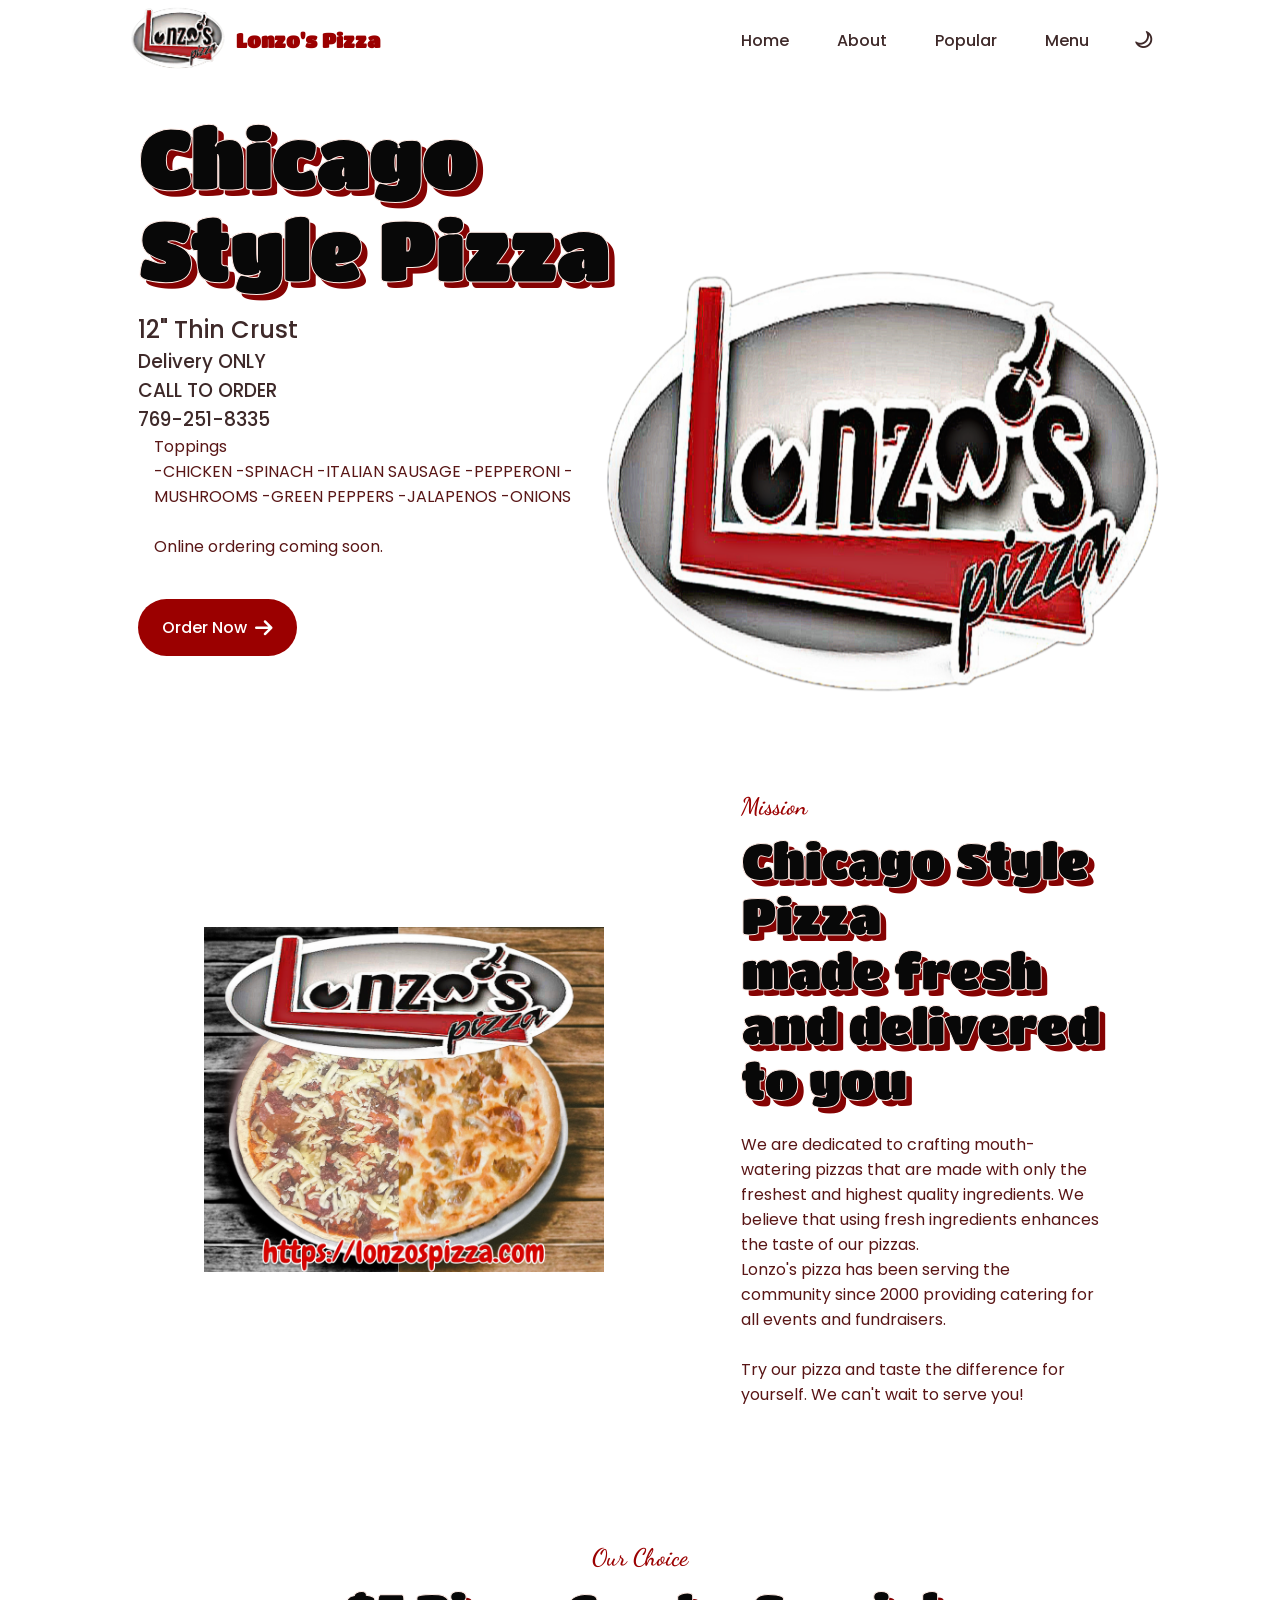
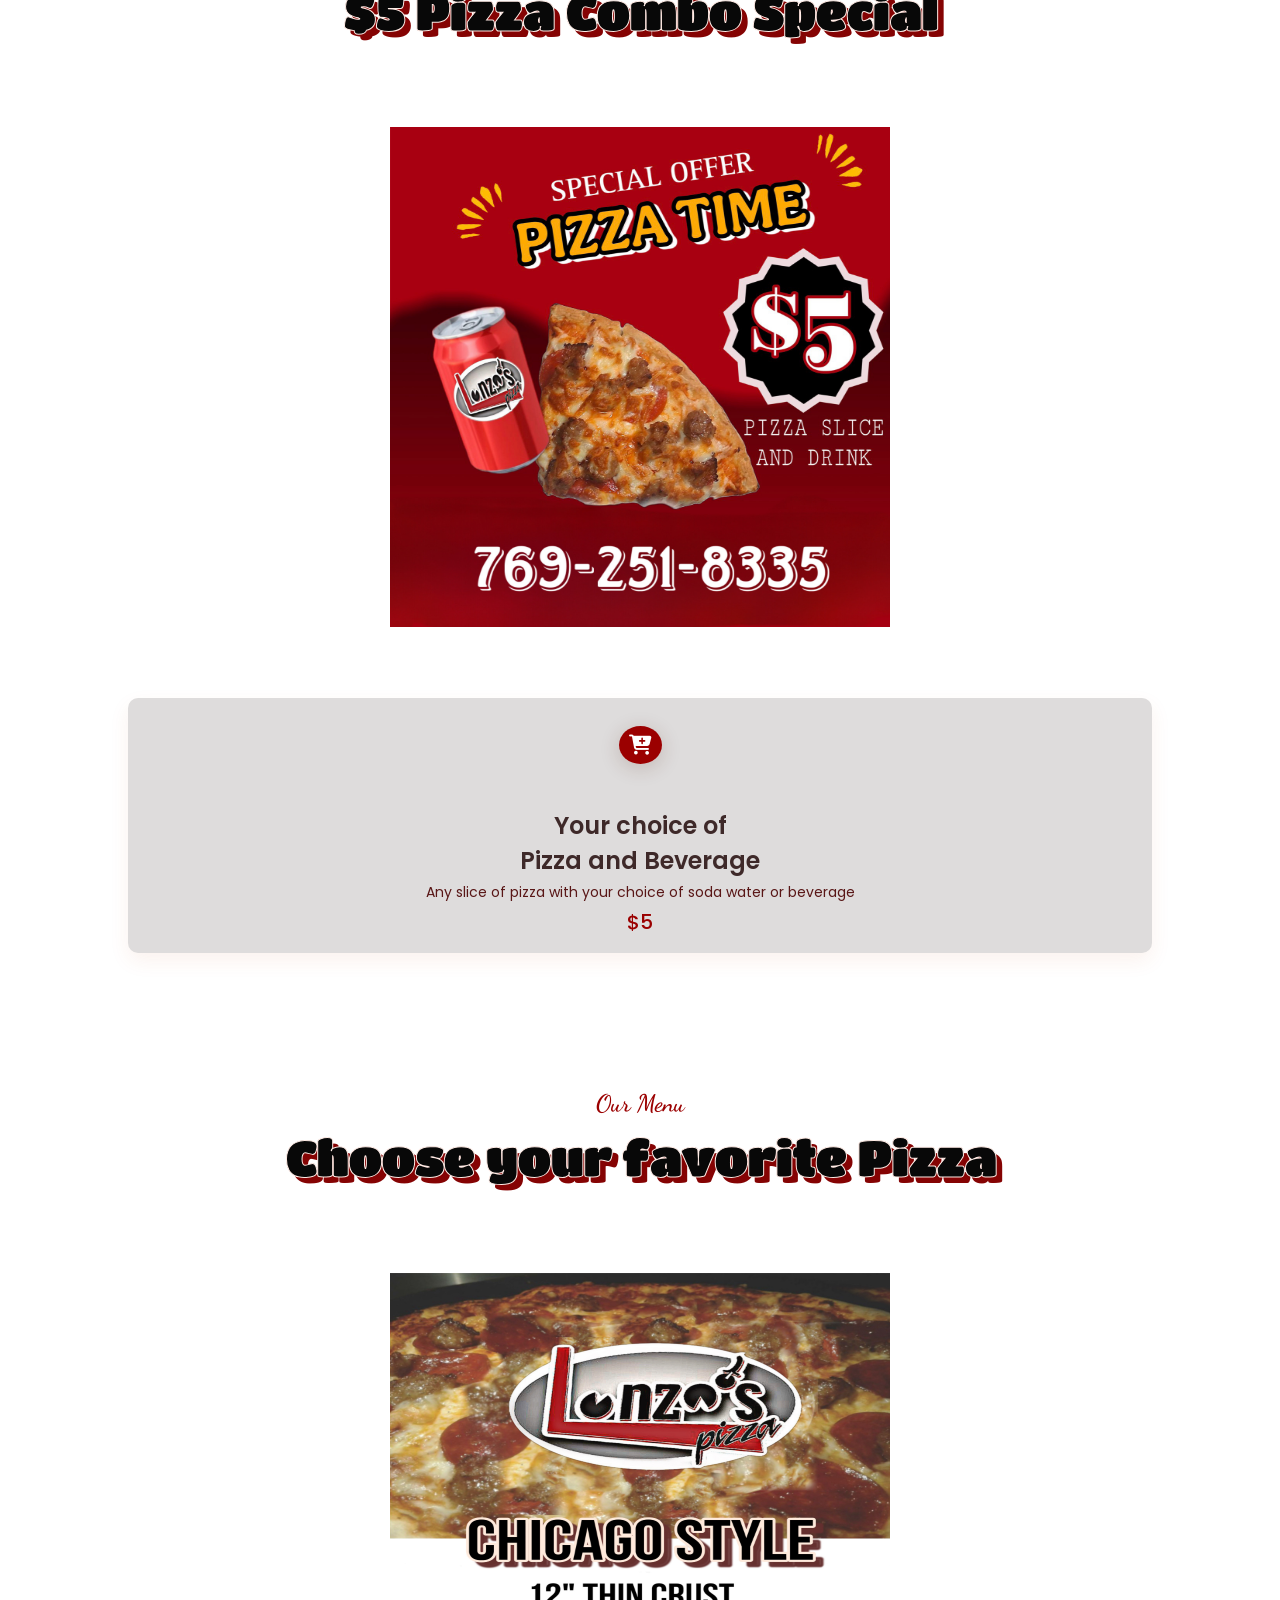
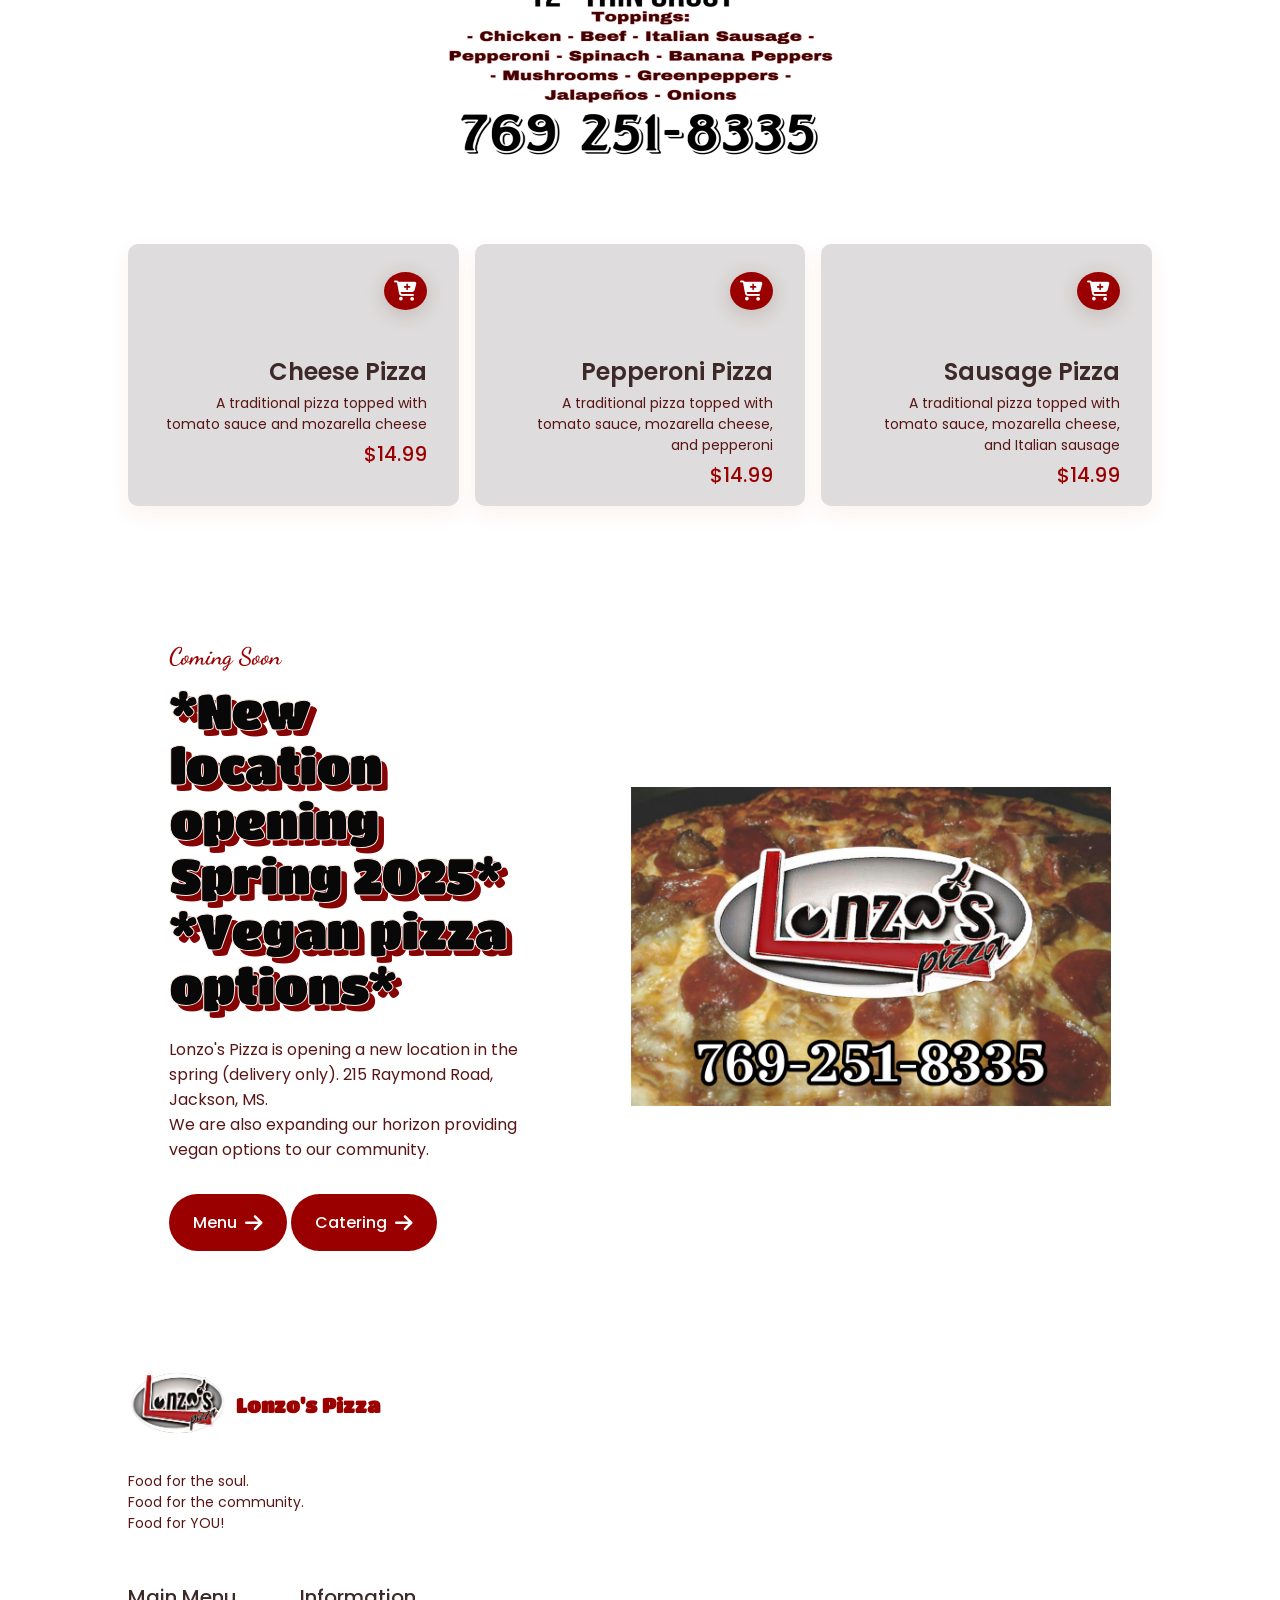
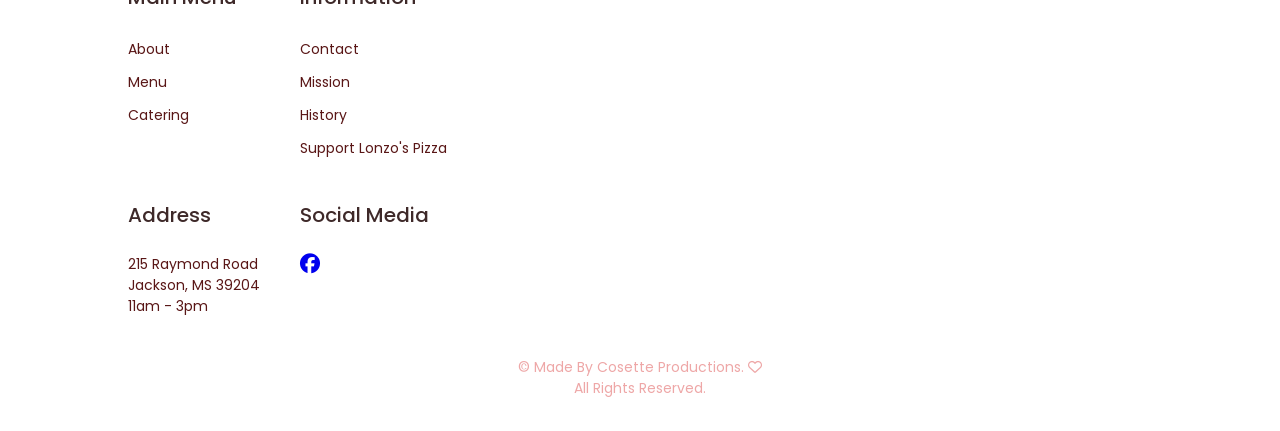
<file: index.html>
<!DOCTYPE html>
<html lang="en">
          <head>
            <meta name="viewport" content="width=device-width">
            <meta charset="utf-8">
            <title>Lonzos Pizza</title>
            <link rel="shortcut icon" type="image/x-icon" href="/img/Logo.PNG">
            <meta property="og:url" content="https://lonzospizza.com"/>
            <meta property="og:type" content="website"/>
            <meta property="og:title" content="Lonzos Pizza"/>
            <meta name="theme-color" content="#1a1a1a">
            <meta name="description" content="Chicago Style Pizza: Delivery Only (12inch Thin Crust)">
            <meta name="keywords" content="pizza, pizza hut, pizza near me, pizza Jackson MS, pizza delivery, Lonzos pizza">
            <meta name="author" content="Jabrieka Thornton">

            
            <!----------Font Awesome---------->
            <link rel="stylesheet" href="https://cdnjs.cloudflare.com/ajax/libs/font-awesome/6.7.1/css/all.min.css">
            <link rel="stylesheet" href="/style.css">

</head>
<body>
    <header class="header" id="header">
        <nav class="nav container">
            <a href="#" class="nav_logo">
                <img src="/img/Logo.PNG" alt="Logo">
                Lonzo's Pizza
            </a>

            <div class="nav_menu" id="nav-menu">
                <ul class="nav_list">
                    <li class="nav_item">
                        <a href="#home" class="nav_link">Home</a>
                    </li>
                    <li class="nav_item">
                        <a href="#about" class="nav_link">About</a>
                    </li>
                    <li class="nav_item">
                        <a href="#popular" class="nav_link">Popular</a>
                    </li>
                    <li class="nav_item">
                        <a href="#featured" class="nav_link">Menu</a>
                    </li>
                </ul>

                <div class="nav_close" id="nav-close">
                    <i class="fa-solid fa-xmark"></i>
                </div>

                <img src="/img/PizzaCutout.PNG" alt="nav-img" class="nav_img-1">
            </div>

            <div class="nav-buttons">
                <i class="fa-regular fa-moon change-theme" id="theme-button"></i>

                <div class="nav_toggle" id="nav-toggle">
                    <i class="fa-solid fa-bars"></i>
                </div>
            </div>
        </nav>

    </header>

    <main class="main">
        <!-----------------------Home------------------------------------>
        <section class="home section" id="home">
            <div class="home_container container grid">
                <img src="img/Logo.PNG" alt="home-image" class="home_img">
                <div class="home_data">
                    <h1 class="home_title">Chicago Style Pizza</h1>
                    <h2 class="home_sub">12" Thin Crust</h2>
                    <h3>Delivery ONLY <br>CALL TO ORDER <br> 769-251-8335</h3>
                    <p class="home_description">
                        Toppings <br> -CHICKEN -SPINACH 
                        -ITALIAN SAUSAGE -PEPPERONI -MUSHROOMS
                        -GREEN PEPPERS -JALAPENOS -ONIONS
                        <br><br> Online ordering coming soon.
                    </p>
                    <a href="#featured" class="button">
                        Order Now <i class="fa-solid fa-arrow-right"></i>
                    </a>
                </div>
            </div>
        </section>
        <!-----------------------About------------------------------------>
        <section class="about section" id="about">
            <div class="about_container container grid">
                <div class="about_data">
                    <span class="section-subtitle">Mission</span>
                    <h2 class="section-title">Chicago Style Pizza <br> 
                        made fresh and delivered to you
                    </h2>
                    <p class="about_description">We are dedicated to crafting 
                        mouth-watering pizzas that are made with only the 
                        freshest and highest quality ingredients. We believe 
                        that using fresh ingredients enhances the taste of our pizzas. <br>
                        Lonzo's pizza has been serving the community since 2000 providing 
                        catering for all events and fundraisers.
                        <br><br>
                        Try our pizza and taste the difference for yourself. We can't wait to serve you!
                    </p>
                </div>
                <img src="img/FullPizza.jpg" alt="about-image" class="about_img">
            </div>
        </section>
        <!-----------------------Popular------------------------------------>
        <section class="popular-item section" id="popular">
            <span class="section-subtitle">Our Choice</span>
            <h2 class="section-title">$5 Pizza Combo Special</h2>
            <div class="featured_container">
                <img src="img/SliceFlyer1.jpeg" alt="coming-soon-image" class="center_img">
            </div>
            <div class="popular_container container grid">
                <div class="popular_card">
                    <div class="popular_content">
                        <a href="contact.html" class="popular_button" aria-label="All buttons to order will lead to contact page.">
                            <i class="fa-solid fa-cart-plus"></i>
                        </a>
                        <h3 class="popular_name">Your choice of <br> Pizza and Beverage</h3>
                        <p class="popular_description">Any slice of pizza with your choice of soda water or beverage</p>
                        <p class="popular_price">$5</p>
                    </div>
                </div>
            </div>
        </section>
        <!-----------------------Featured------------------------------------>
        <section class="featured-item section" id="featured">
            <span class="section-subtitle">Our Menu</span>
            <h2 class="section-title">Choose your favorite Pizza</h2>
            <div class="featured_container">
                <img src="img/Flyerwht1.jpeg" alt="coming-soon-image" class="center_img">
            </div>
            <div class="featured_container container grid">
                <div class="feature_card">
                    <div class="feature_content">
                        <a href="contact.html" class="feature_button" aria-label="All buttons to order will lead to contact page.">
                            <i class="fa-solid fa-cart-plus"></i>
                        </a>
                        <h3 class="feature_name">Cheese Pizza</h3>
                        <p class="feature_description">A traditional pizza topped with tomato 
                            sauce and mozarella cheese</p>
                        <p class="feature_price">$14.99</p>
                    </div>
                </div>
                <div class="feature_card">
                    <div class="feature_content">
                        <a href="contact.html" class="feature_button" aria-label="All buttons to order will lead to contact page.">
                            <i class="fa-solid fa-cart-plus"></i>
                        </a>
                        <h3 class="feature_name">Pepperoni Pizza</h3>
                        <p class="feature_description">A traditional pizza topped with tomato 
                            sauce, mozarella cheese, and pepperoni</p>
                        <p class="feature_price">$14.99</p>
                    </div>
                </div>
                <div class="feature_card">
                    <div class="feature_content">
                        <a href="contact.html" class="feature_button" aria-label="All buttons to order will lead to contact page.">
                            <i class="fa-solid fa-cart-plus"></i>
                        </a>
                        <h3 class="feature_name">Sausage Pizza</h3>
                        <p class="feature_description">A traditional pizza topped with tomato 
                            sauce, mozarella cheese, and Italian sausage</p>
                        <p class="feature_price">$14.99</p>
                    </div>
                </div>
            </div>
        </section>
        <!-----------------------ComingSoon------------------------------------>
        <section class="coming section" id="coming-soon">
            <div class="coming_container container grid">
                <div class="coming_data">
                    <span class="section-subtitle">Coming Soon</span>

                    <h2 class="section-title">
                        *New location opening Spring 2025* <br>
                        *Vegan pizza options*
                    </h2>

                    <p class="coming_description">Lonzo's Pizza is 
                        opening a new location in the spring (delivery only).
                        215 Raymond Road, Jackson, MS. <br>
                        We are also expanding our horizon providing 
                        vegan options to our community. </p>
                    <a href="#featured" class="button">
                        Menu <i class="fa-solid fa-arrow-right"></i>
                    </a>
                    <a href="#featured" class="button">
                        Catering <i class="fa-solid fa-arrow-right"></i>
                    </a>
                </div>
                <img src="img/SimpleFlyer.jpg" alt="coming-soon-image" class="coming_img">                
            </div>
        </section>
    </main>
    <!---------------------------Footer------------------------------------>
    <footer class="footer">
        <div class="footer_container container grid">
            <div>
                <a href="" class="footer_logo">
                    <img src="img/Logo.PNG" alt="logo-image"> Lonzo's Pizza
                </a>
                <p class="footer_description">
                    Food for the soul. <br>
                    Food for the community. <br>
                    Food for YOU!
                </p>
            </div>

            <div class="footer_content">
                <div>
                    <h3 class="footer_title">Main Menu</h3>
                    <ul class="footer_links">
                        <li><a href="#about" class="footer_link">About</a></li>
                        <li><a href="#featured" class="footer_link">Menu</a></li>
                        <li><a href="/contact.html" class="footer_link">Catering</a></li>
                    </ul>
                </div>

                <div>
                    <h3 class="footer_title">Information</h3>
                    <ul class="footer_links">
                        <li><a href="/contact.html" class="footer_link">Contact</a></li>
                        <li><a href="#about" class="footer_link">Mission</a></li>
                        <li><a href="#about" class="footer_link">History</a></li>
                        <li><a href="https://cash.app/$lonzo" class="footer_link">Support Lonzo's Pizza</a></li>
                    </ul>
                </div>

                <div>
                    <h3 class="footer_title">Address</h3>
                    <ul class="footerlinks">
                        <li class="footer_information">215 Raymond Road <br>Jackson, MS 39204</li>
                        <li class="footer_information">11am - 3pm</li>
                    </ul>
                </div>

                <div>
                    <h3 class="footer_title">Social Media</h3>
                    <a href="https://www.facebook.com" class="social-link footer_social" aria-label="Facebook page to Lonzos Pizza">
                        <i class="fa-brands fa-facebook"></i>
                    </a>
                </div>
            </div>
        </div>

        <div class="footer_copyright container">
            &copy; Made by Cosette Productions.
            <i class="fa-regular fa-heart"></i>
            <br> All rights Reserved.
        </div>
    </footer>

    <!-- SCROLL UP -->


    <!--------------------------Scroll Reveal--------------------------------->

    <!-----------------------MAIN JS-------------------------------->
    <script src="main.js"></script>
    <!--------------------------BOOTSTRAP-------------------------->
    <script src="https://cdn.jsdelivr.net/npm/bootstrap@5.3.3/dist/js/bootstrap.min.js"></script>

    
</body>
</html>
</file>
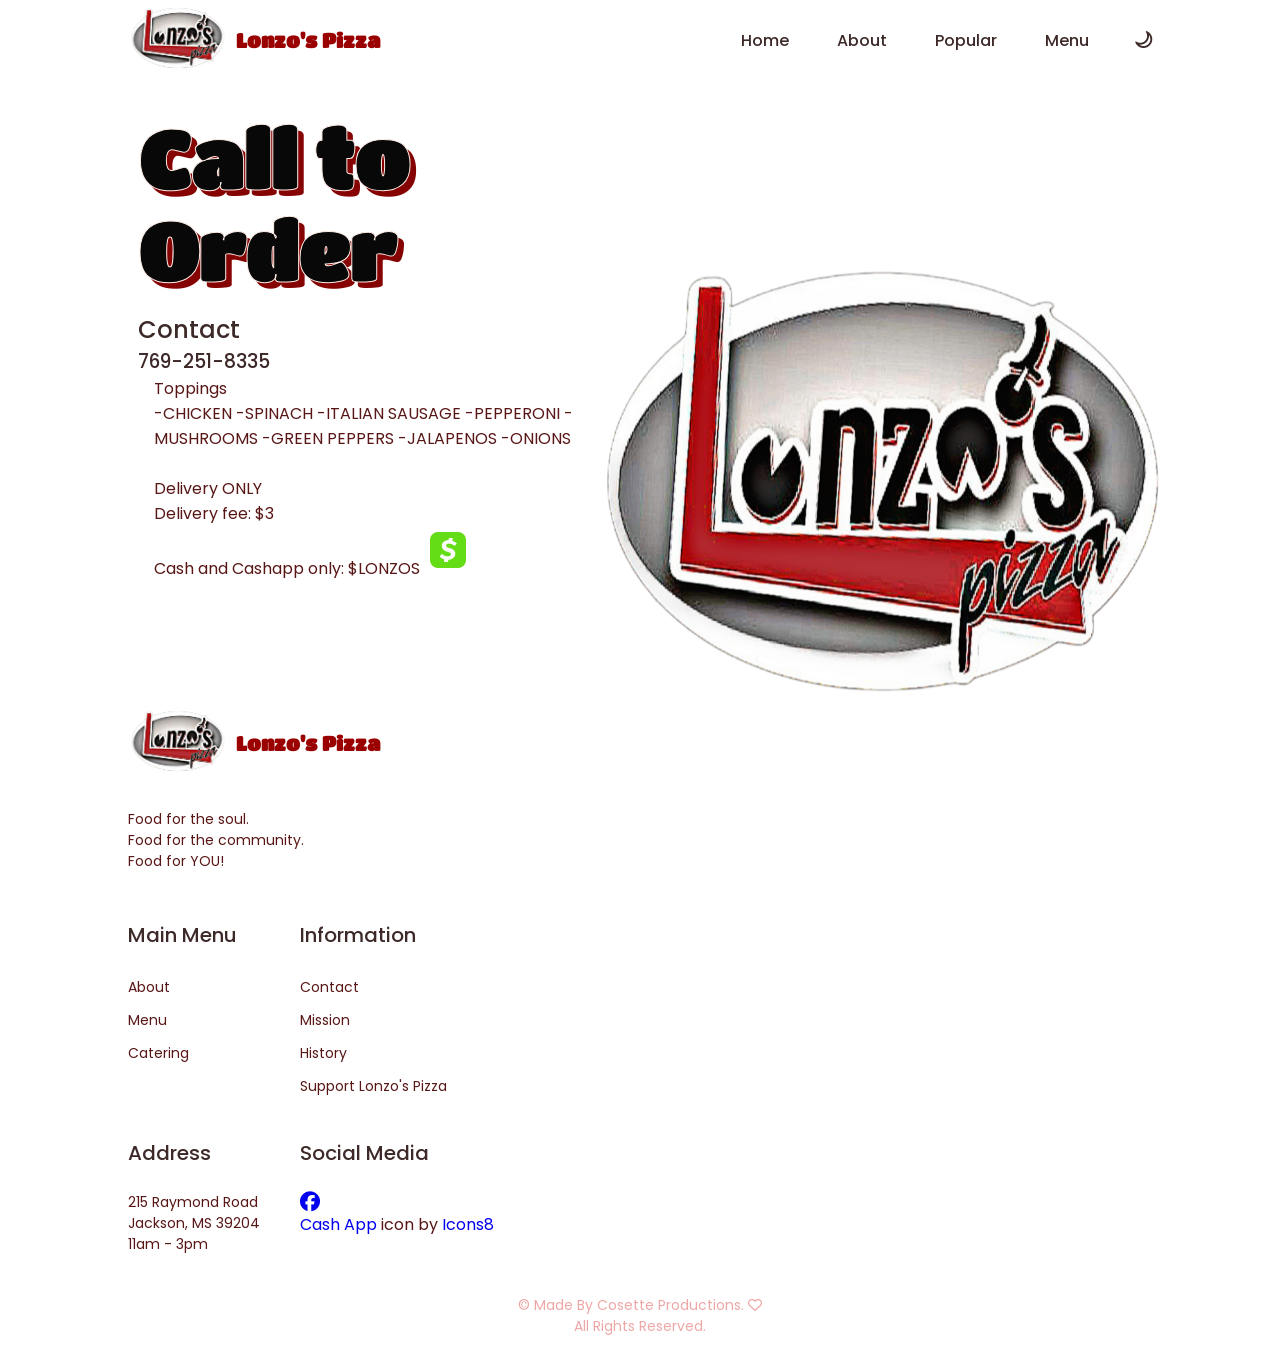
<file: contact.html>
<!DOCTYPE html>
<html lang="en">
          <head>
            <meta name="viewport" content="width=device-width">
            <meta charset="utf-8">
            <title>Lonzos Pizza</title>
            <link rel="shortcut icon" type="image/x-icon" href="/img/Logo.PNG">
            <meta property="og:url" content="https://lonzospizza.com"/>
            <meta property="og:type" content="website"/>
            <meta property="og:title" content="Lonzos Pizza"/>
            <meta name="theme-color" content="#1a1a1a">
            <meta name="description" content="Chicago Style Pizza: Delivery Only (12inch Thin Crust)">
            <meta name="keywords" content="pizza, pizza hut, pizza near me, pizza Jackson MS, pizza delivery, Lonzos pizza">
            <meta name="author" content="Jabrieka Thornton">

            
            <!----------Font Awesome---------->
            <link rel="stylesheet" href="https://cdnjs.cloudflare.com/ajax/libs/font-awesome/6.7.1/css/all.min.css">
            <link rel="stylesheet" href="/style.css">

</head>
<body>
    <header class="header" id="header">
        <nav class="nav container">
            <a href="index.html" class="nav_logo">
                <img src="/img/Logo.PNG" alt="Logo">
                Lonzo's Pizza
            </a>

            <div class="nav_menu" id="nav-menu">
                <ul class="nav_list">
                    <li class="nav_item">
                        <a href="index.html" class="nav_link">Home</a>
                    </li>
                    <li class="nav_item">
                        <a href="/index.html#about" class="nav_link">About</a>
                    </li>
                    <li class="nav_item">
                        <a href="/index.html#popular" class="nav_link">Popular</a>
                    </li>
                    <li class="nav_item">
                        <a href="/index.html#featured" class="nav_link">Menu</a>
                    </li>
                </ul>

                <div class="nav_close" id="nav-close">
                    <i class="fa-solid fa-xmark"></i>
                </div>

                <img src="/img/PizzaCutout.PNG" alt="nav-img" class="nav_img-1">
            </div>

            <div class="nav-buttons">
                <i class="fa-regular fa-moon change-theme" id="theme-button"></i>

                <div class="nav_toggle" id="nav-toggle">
                    <i class="fa-solid fa-bars"></i>
                </div>
            </div>
        </nav>

    </header>

    <main class="main">
        <!-----------------------Contact------------------------------------>
        <section class="contact section" id="contact">
            <div class="contact_container container grid">
                <img src="img/Logo.PNG" alt="home-image" class="home_img">
                <div class="contact_data">
                    <h1 class="contact_title">Call to Order</h1>
                    <h2 class="contact_sub">Contact</h2>
                    <h3>769-251-8335</h3>
                    <p class="contact_description">
                        Toppings <br> -CHICKEN -SPINACH 
                        -ITALIAN SAUSAGE -PEPPERONI -MUSHROOMS
                        -GREEN PEPPERS -JALAPENOS -ONIONS
                        <br><br> Delivery ONLY <br>Delivery fee: $3 <br>
                        Cash and Cashapp only: $LONZOS
                        <a href="https://cash.app/$lonzo" class="contact_button">
                            <img src="img/CashappIcon.png" alt="cashapp-icon">
                        </a>
                    </p>
                </div>
            </div>
        </section>
    <!---------------------------Footer------------------------------------>
    <footer class="footer">
        <div class="footer_container container grid">
            <div>
                <a href="" class="footer_logo">
                    <img src="img/Logo.PNG" alt="logo-image"> Lonzo's Pizza
                </a>
                <p class="footer_description">
                    Food for the soul. <br>
                    Food for the community. <br>
                    Food for YOU!
                </p>
            </div>

            <div class="footer_content">
                <div>
                    <h3 class="footer_title">Main Menu</h3>
                    <ul class="footer_links">
                        <li><a href="/index.html#about" class="footer_link">About</a></li>
                        <li><a href="/index.html#featured" class="footer_link">Menu</a></li>
                        <li><a href="#" class="footer_link">Catering</a></li>
                    </ul>
                </div>

                <div>
                    <h3 class="footer_title">Information</h3>
                    <ul class="footer_links">
                        <li><a href="#" class="footer_link">Contact</a></li>
                        <li><a href="/index.html#about" class="footer_link">Mission</a></li>
                        <li><a href="/index.html#about" class="footer_link">History</a></li>
                        <li><a href="https://cash.app/$lonzo" class="footer_link">Support Lonzo's Pizza</a></li>
                    </ul>
                </div>

                <div>
                    <h3 class="footer_title">Address</h3>
                    <ul class="footerlinks">
                        <li class="footer_information">215 Raymond Road <br>Jackson, MS 39204</li>
                        <li class="footer_information">11am - 3pm</li>
                    </ul>
                </div>

                <div>
                    <h3 class="footer_title">Social Media</h3>
                    <a href="https://www.facebook.com" class="social-link footer_social" aria-label="Facebook page to Lonzos Pizza">
                        <i class="fa-brands fa-facebook"></i>
                    </a>
                    <a target="_blank" rel="noopener noreferrer" href="https://icons8.com/icon/530H17CT0nYA/cash-app">Cash App</a> icon by 
                    <a target="_blank" rel="noopener noreferrer" href="https://icons8.com">Icons8</a>
                </div>
            </div>
        </div>

        <div class="footer_copyright container">
            &copy; Made by Cosette Productions.
            <i class="fa-regular fa-heart"></i>
            <br> All rights Reserved.
        </div>
    </footer>

    <!-- SCROLL UP -->


    <!--------------------------Scroll Reveal--------------------------------->

    <!-----------------------MAIN JS-------------------------------->
    <script src="main.js"></script>
    <!--------------------------BOOTSTRAP-------------------------->
    <script src="https://cdn.jsdelivr.net/npm/bootstrap@5.3.3/dist/js/bootstrap.min.js"></script>

    
</body>
</html>
</file>
<file: style.css>
/*------------------------Google Fonts-----------------------*/
@import url('https://fonts.googleapis.com/css2?family=Dancing+Script:wght@400..700&family=Faster+One&family=Poppins:ital,wght@0,100;0,200;0,300;0,400;0,500;0,600;0,700;0,800;0,900;1,100;1,200;1,300;1,400;1,500;1,600;1,700;1,800;1,900&family=Titan+One&display=swap');
/*------------------------Variables css-----------------------*/
:root{
    --header-height: 3.5rem;
    /*========Colors========*/
    /* Color mode HSL (hue, saturation, lightness)*/
    --primary-color: #9b0000;
    --primary-color-alt: #600202;
    --title-color: #3e2929;
    --text-color: #591616;
    --text-color-light: #eea7a7;
    --body-color: #fff;
    --container-color: #dedcdc;

    /*============Font and Typography==========*/
    /*.5rem =8px | 1rem = 16px ... */
    --body-font: "Poppins", sans-serif;
    --title-font: "Titan One", cursive;
    --subtitle-font:"Dancing Script", cursive;

    --font-2xl: 2.5rem;
    --font-xl: 2rem;
    --font-lg: 1.25rem;
    --font-md: 1rem;
    --font-sm: 0.938rem;
    --font-xm: 0.813rem;

    /*==========Font weight===========*/
    --font-medium: 500;
    --font-semi-bold:600;
}

@media screen and (min-width:1024px) {
    :root{
        --font-2xl: 5rem;
        --font-xl: 3rem;
        --font-lg: 1.5rem;
        --font-md: 1.25rem;
        --font-sm: 1rem;
        --font-xm: 0.875rem;
    }
}

/*------------------------Base-----------------------*/
*{
    box-sizing: border-box;
    margin: 0;
    padding: 0;
}

html{
    scroll-behavior: smooth;
}

body{
    font-family: var(--body-font);
    font-size: var(--font-sm);
    background-color: var(--body-color);
    color: var(--text-color);
    transition: background 0.2s;
}

h1,
h2,
h3 {
    color: var(--title-color);
    font-weight: var(--font-medium);
}

ul{
    list-style-type: none;
}

a{
    text-decoration: none;
}

img{
    max-width: 100%;
    height: auto;
}

/*------------------------Theme-----------------------*/
.nav-buttons {
    display: flex;
    align-items: center;
    column-gap: 1rem;
}

.change-theme {
    font-size: 1.25rem;
    color: var(--title-color);
    cursor: pointer;
    transition: color 0.3;
    transform: rotate(245deg);
}
/*-----------------------Variables Dark Theme--------------------*/
body.dark-theme {
    --primary-color: #9b0000;
    --primary-color-alt: #600202;
    --title-color: #f5e8bfee;
    --text-color: #fecece;
    --body-color: #271818;
    --container-color: #1b1212;
}

.dark-theme .bg-header,
.dark-theme .nav_menu,
.dark-theme .scrollup {
    box-shadow: 0 2px 8px hsla(19, 64%, 4%, 0.5);
}

.dark-theme .popular_card {
    box-shadow: 0 2px 8px hsla(19, 64%, 4%, 0.5);
}

/*------------------------Reusable Css classes-----------------------*/

.container{
    max-width: 1024px;
    margin-inline: 1.5rem;
}

@media screen and (max-width: 340px) {
    .container{
        margin-inline: 1rem;
    }    
}

@media screen and (min-width: 1064px) {
    .container{
        margin-inline: auto;
    }    
}

.grid{
    display: grid;
    gap: 1.5rem;
}

.section{
    padding-block: 5rem 1rem;
}

@media screen and (min-width: 1024px) {
    .section{
        padding-block: 7rem 1.5rem;
    }
}

.section-title,
.home_title,
.contact_title{
    font-family: var(--title-font);
    font-size: var(--font-xl);
    font-weight: bold;
    margin-bottom: 1.5rem;
    color: hsl(0, 0%, 3%);
    stroke-width: 2px;
    -webkit-text-stroke-width: 1px;
    -webkit-text-stroke-color: #ffece6;
    stroke: #000000;
    text-shadow: 6px 6px 0px #850303;
}

@media screen and (max-width: 340px) {
    .section-title,
    .home_title,
    .contact_title {
        font-size: 2rem;
    }    
}

.section-subtitle{
    display: block;
    font-family: var(--subtitle-font);
    font-size: var(--font-lg);
    font-weight: var(--font-semi-bold);
    color: var(--primary-color);
    margin-bottom:0.5rem;
}

@media screen and (min-width: 1024px) {
    .section-subtitle {
        margin-bottom: 0.75rem;
    }
}

.section-title,
.section-subtitle {
    text-align: center;
}

@media screen and (min-width: 1024px) {
    .section-title,
    .section-subtitle {
        text-align: initial;
    }
}

.main {
    overflow: hidden;
}
/*------------------------Header and Nav-----------------------*/

.header {
    position: fixed;
    top: 0;
    left: 0;
    width: 100%;
    background-color: var(--body-color);
    z-index: 100;
    transition: box-shadow 0.3s, background 0.3s;
}

.nav{
    position: relative;
    height: var(--header-height);
    display: flex;
    justify-content: space-around;
    align-items: center;
}

@media screen and (min-width: 768px) {
    .nav {
        column-gap: 3rem;
    }
}

@media screen and (min-width: 1024px) {
    .nav {
        height: calc(var(--header-height) + 1.5rem);
    }
}

.nav_toggle, 
.nav_close {
    display: flex;
    color: var(--title-color);
}

@media screen and (min-width: 767px) {
    .nav_toggle, 
    .nav_close {
        display: none;
}
}

.nav_logo,
.footer_logo{
    color: var(--primary-color);
    font-family: var(--title-font);
    font-size: var(--font-md);
    font-weight: var(--font-semi-bold);
    display: flex;
    align-items: center;
    column-gap: 0.5rem;
    transition: color 0.3s;
}
.nav_logo img,
.footer_logo img{
    width: 100px;
}

@media screen and (max-width: 540px) {
    .nav_logo img,
    .footer_logo img{
        width: 50px;
    }
}

.nav_toggle {
    font-size: 1.25rem;
    cursor: pointer;
}

@media screen and (max-width: 767px) {
    .nav_menu {
        position: fixed;
        top: -100%;
        left: 0;
        background-color: var(--body-color);
        width: 100%;
        box-shadow: 0 8px 20px hsla(19, 64%, 24%, 0.1);
        padding-block: 3.5rem;
        transition: top 0.4s;
    }
}

@media screen and (min-width: 768px) {
    .nav_menu{
        margin-left: auto;
    }
}

.nav_list {
    display: flex;
    flex-direction: column;
    text-align: center;
    row-gap: 2rem;
}

@media screen and (min-width: 768px) {
    .nav_list{
        flex-direction: row;
        column-gap: 3rem;
    }
}

.nav_link {
    color: var(--title-color);
    font-weight: var(--font-medium);
    transition: color 0.4s;
}

.nav_link:hover {
    color: var(--primary-color);
}

.nav_close {
    position: absolute;
    top: 1rem;
    right: 1.5rem;
    font-size: 1.5rem;
    cursor: pointer;
}

.nav_img-1 {
    position: absolute;
    opacity: 0.5;
    width: 100px;
    top: -2rem;
    left: -2rem;
}

@media screen and (min-width: 767px) {
    .nav_img-1 {
        display: none;
    }
}


/* Show Menu */
.show-menu {
    top: 0;
}

/* Change background header */

/* Active Link */

/*------------------------Home-----------------------*/
.home {
    position: relative;
}

.home_container {
    row-gap: 3rem;
    justify-self: center;
}

/* Common @media */
@media screen and (min-width: 576px) {
    .home_container,
    .about_container,
    .coming_container,
    .contact_container {
        grid-template-columns: 0.7fr;
        justify-content: center;
    }
}

@media screen and (min-width: 768px) {
    .home_container,
    .about_container,
    .coming_container,
    .contact_container {
        position: relative;
        grid-template-columns: 240px 300px;
    }
}

@media screen and (min-width: 1024px) {
    .home_container,
    .about_container,
    .coming_container,
    .contact_container {
        position: relative;
        grid-template-columns: 480px 500px;
    }
}

.home_img {
    width:500px;
    height: 500px;
    justify-self: center;
}

@media screen and (min-width: 768px) {
    .home_img{
        width: 400px;
        position: absolute;
        top: 1rem;
        right: -4rem;
    }
}

@media screen and (min-width: 1024px) {
    .home_img{
        width: 600px;
        height: 700px;
        position: absolute;
        top: 2rem;
        right: -2rem;
    }
}

.home_data {
    text-align: center;
}

@media screen and (min-width: 768px) {
    .home_data{
        text-align: initial;
        order: -1;
    }
}

.home_title {
    font-size: var(--font-2xl);
    margin-bottom: 1rem;
}
.home_description{
    padding:0 1rem;
    margin-bottom: 2.5rem;
}

/*------------------------Button-----------------------*/
.button {
    display: inline-flex;
    align-items: center;
    column-gap: 0.5rem;
    background-color: var(--primary-color);
    padding:1rem 1.5rem;
    border-radius: 4rem;
    color: #fff;
    font-weight: var(--font-medium);
    transition: background 0.3;
}

.button i{
    font-size: 1.25rem;
    transition: transform 0.3;
}

.button:hover {
    background-color: var(--primary-color-alt);
}

.button:hover i{
    transform:translateX(0.25rem);
}

/*------------------------About-----------------------*/
.about {
    position: relative;
}

.about_container {
    row-gap: 3rem;
}

@media screen and (min-width:768px) {
    .about_container {
        align-items: center;
        column-gap: 3rem;
    }
}

@media screen and (min-width:1024px) {
    .about_container {
        grid-template-columns: 450px 360px;
        align-items: center;
        column-gap: 7rem;
    }
}

.about_data {
    text-align: center;
}

@media screen and (min-width:768px) {
    .about_data {
        order: 1;
        text-align: initial;
    }
}

.about_img {
    width: 250px;
    justify-self: center;
}

@media screen and (min-width:1024px) {
    .about_img {
        width: 400px;
    }
}

/*------------------------Popular-----------------------*/
@media screen and (min-width:1024px){
    .popular-item .section-title,
    .popular-item .section-subtitle {
        text-align: center;
    }
}

.popular_container {
    padding-top: 4rem;
    text-align: center;
}

@media screen and (min-width:768px) {
    .popular_container {
        width:100%;
        text-align: center;
    } 
}

@media screen and (min-width:1024px) {
    .popular_container {
        width:100%;
        text-align: center;
    } 
}

.popular_card {
    position: relative;background-color: var(--container-color);
    padding: 2rem 2rem 1rem;
    box-shadow: 0 8px 20px hsla(19, 64%, 48%, 0.08);
    border-radius: 10px;
    cursor: pointer;
    transition: background 0.2;
}

.popular_content {
    text-align: center
}

.popular_img {
    width: 120px;
    align-self: flex-start;
    position: absolute;
    top: 0.5rem;
    left: 0.5rem;
    transition: transform 0.4s;
}

.popular_name {
    font-size: var(--font-lg);
    font-weight: var(--font-semi-bold);
    margin-block: 3rem 0.25rem;
}

.popular_description {
    font-size: var(--font-xm);
    margin-block: 0 0.25rem;
}

.popular_price {
    font-size: var(--font-md);
    font-weight: var(--font-medium);
    color: var(--primary-color);
}

.popular_button {
    background-color: var(--primary-color);
    padding: 5px 10px;
    border-radius: 50%;
    color: #fff;
    font-size: 1.25rem;
    box-shadow: 0 4px 20px hsla(19, 64%, 20%, 0.2);
    transition: background 0.3s;
}

.popular_card:hover .popular_button {
    background-color: var(--primary-color-alt);
}

.popular_card:hover .popular_img {
    transform: translateY(-0.75rem);
}
/*------------------------Featured-----------------------*/
@media screen and (min-width:1024px){
    .featured-item .section-title,
    .featured-item .section-subtitle {
        text-align: center;
    }
}

.featured_container {
    padding-top: 4rem;
    text-align: center;
}

@media screen and (min-width:768px) {
    .featured_container {
        grid-template-columns: repeat(2, 1fr);
        row-gap: 1.5rem;
        column-gap: 2rem;
    }
}

@media screen and (min-width:1024px) {
    .featured_container {
        grid-template-columns: repeat(3, 1fr);
        column-gap: 1rem;
    } 
}

.feature_card {
    position: relative;background-color: var(--container-color);
    padding: 2rem 2rem 1rem;
    box-shadow: 0 8px 20px hsla(19, 64%, 48%, 0.08);
    border-radius: 10px;
    cursor: pointer;
    transition: background 0.2;
}

.feature_content {
    text-align: right;
}

.feature_img {
    width: 120px;
    align-self: flex-start;
    position: absolute;
    top: 0.5rem;
    left: 0.5rem;
    transition: transform 0.4s;
}

.center_img{
    width: 500px;
    height: 500px;
    align-self: flex-start;
    position: static;
    ;
}
.feature_name {
    font-size: var(--font-lg);
    font-weight: var(--font-semi-bold);
    margin-block: 3rem 0.25rem;
}

.feature_description {
    font-size: var(--font-xm);
    margin-block: 0 0.25rem;
}

.feature_price {
    font-size: var(--font-md);
    font-weight: var(--font-medium);
    color: var(--primary-color);
}

.feature_button {
    background-color: var(--primary-color);
    padding: 5px 10px;
    border-radius: 50%;
    color: #fff;
    font-size: 1.25rem;
    box-shadow: 0 4px 20px hsla(19, 64%, 20%, 0.2);
    transition: background 0.3s;
}

.feature_card:hover .feature_button {
    background-color: var(--primary-color-alt);
}

.feature_card:hover .feature_img {
    transform: translateY(-0.75rem);
}

/*------------------------Coming Soon-----------------------*/
.coming_container{
    row-gap: 4rem;
}

@media screen and (min-width:768px) {
    .coming_container {
        grid-template-columns: 250px 240px;
        align-items: center;
        column-gap: 4rem;
        padding-bottom: 0.5rem;
    }
}

@media screen and (min-width:1024px) {
    .coming_container {
        grid-template-columns: 350px 480px;
        align-items: center;
        column-gap: 7rem;
        padding-bottom: 2rem;
    }
}

.coming_data {
    text-align: center;
}

@media screen and (min-width:768px){
    .coming_data{
        text-align: initial;
    }
}

.coming_description {
    margin-bottom: 2rem;
}

/*------------------------Footer-----------------------*/
.footer {
    padding-block: 3rem 2rem;
}

.footer_container {
    row-gap: 3rem;
}

.footer_logo {
    margin-bottom: 1rem;
}

.footer_description,
.footer_link,
.footer_information{
    font-size: var(--font-xm);
}

.footer_content,
.footer_links{
    display:grid;
}

.footer_content{
    grid-template-columns: repeat(2, max-content);
    gap: 2.5rem;
    margin-bottom: 2.5rem;
}

.footer_title{
    font-size: var(--font-md);
    margin-bottom: 1.5rem;
}

.footer_links{
    row-gap: 0.5rem;
}

.footer_link {
    color: var(--text-color);
    transition: color 0.3s;
}

.footer_link:hover {
    color: var(--primary-color);
}

.footer_social{
    display: flex;
    column-gap: 1.25rem;
}

.social-link {
    font-size: 1.25rem;
    transition: color 0.3s, transform 0.3s;
}
.social-link:hover {
    color: var(--primary-color-alt);
    transform: translateY(-2px);
}
.footer_copyright {
    text-transform: capitalize;
    text-align: center;
    font-size: var(--font-xm);
    color: var(--text-color-light);
}
/*------------------------Scroll Bar-----------------------*/

/*------------------------Scroll Up-----------------------*/

/* Show Scroll Up */

/*------------------------Contact-----------------------*/
.contact {
    position: relative;
}

.contact_container {
    row-gap: 3rem;
    justify-self: center;
}

.contact_data {
    text-align: center;
}

@media screen and (min-width: 768px) {
    .contact_data{
        text-align: initial;
        order: -1;
    }
}

.contact_title {
    font-size: var(--font-2xl);
    margin-bottom: 1rem;
}
.contact_description{
    padding:0 1rem;
    margin-bottom: 2.5rem;
}
</file>
